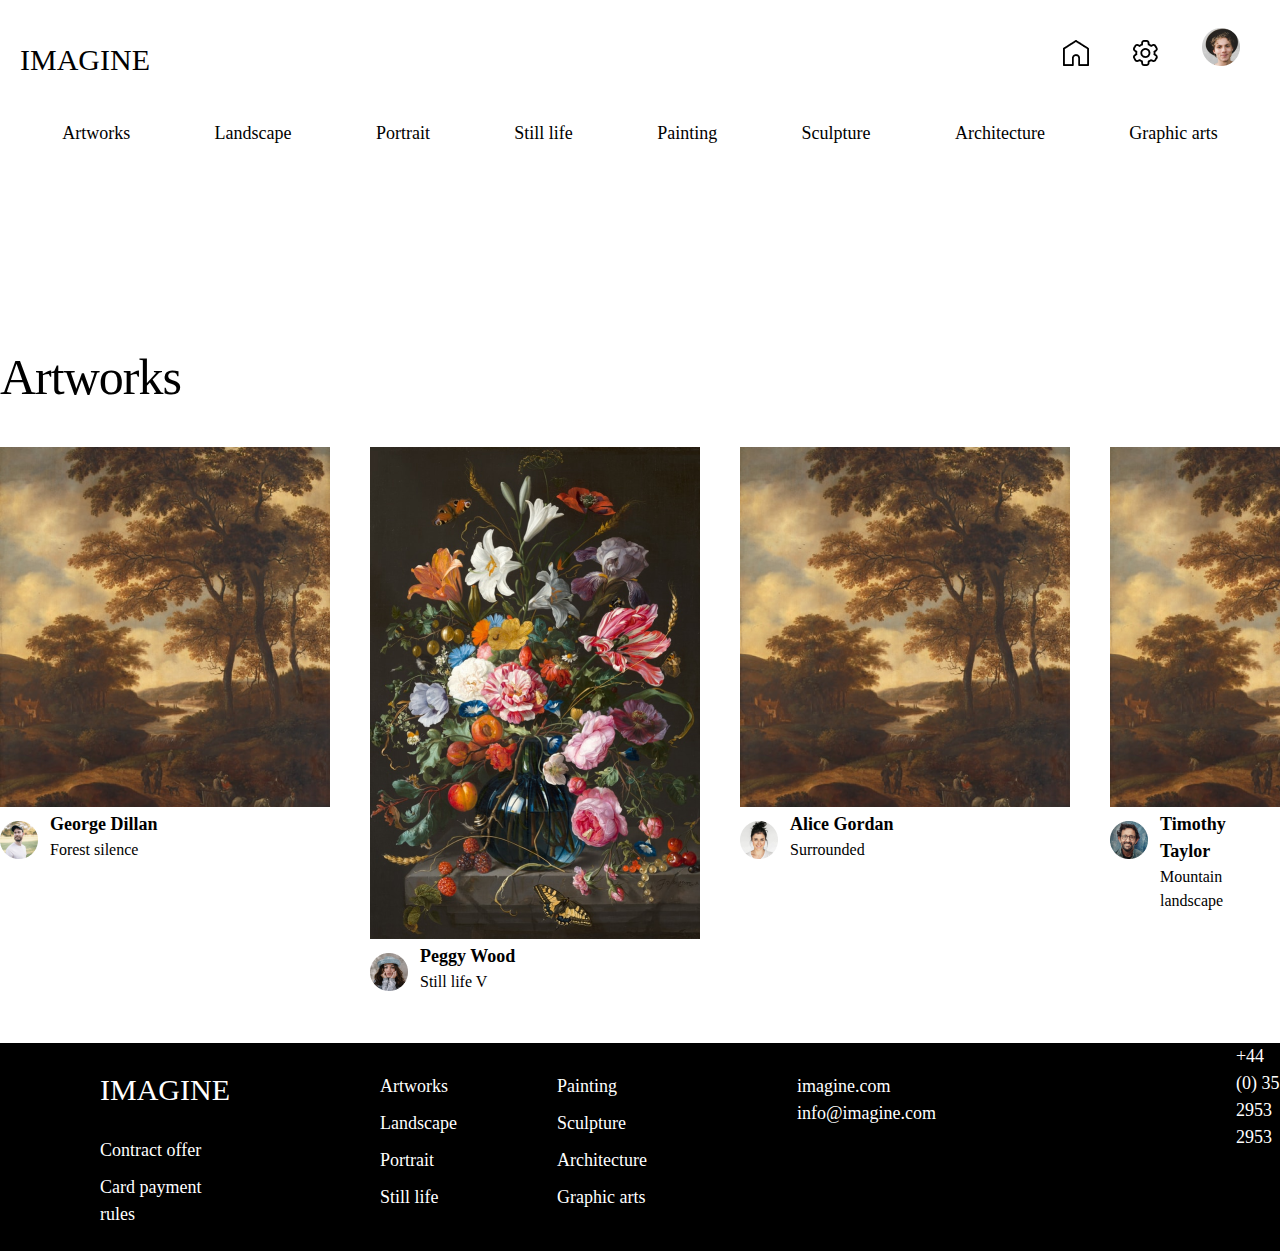
<file: index.html>
<!doctype html>
<html lang="en">
<head>
	<meta charset="UTF-8">
	<meta name="viewport"
	      content="width=device-width, user-scalable=no, initial-scale=1.0, maximum-scale=1.0, minimum-scale=1.0">
	<meta http-equiv="X-UA-Compatible" content="ie=edge">
	<link rel="stylesheet" href="css/style.css">
	<title>Document</title>
</head>
<body>
<div class="wrapper">
	<header>
		<section class="section">
			<div class="container">
				<div class="title">
					<div class="title_el">
						<div class="main-title">
							IMAGINE
						</div>
						<div class="title-icons">
							<img class="title_el-icons" src="img/Home%20Icon.png" alt="">
							<img class="title_el-icons" src="img/Settings%20Icon.png" alt="">
							<img class="title_el-icons" src="img/Userpic.png" alt="">

						</div>
					</div>
				</div>
				<div class="menu">
					<div class="menu_el">
						<div class="menu_el-inner">
							<ul class="menu_el-choice">
								<li class="menu_el-content">
									<a class="menu_el-architecture" href="">Artworks</a>
								</li>
								<li class="menu_el-content">
									<a class="menu_el-architecture" href="">Landscape</a>
								</li>
								<li class="menu_el-content">
									<a class="menu_el-architecture" href="">Portrait</a>
								</li>
								<li class="menu_el-content">
									<a class="menu_el-architecture" href="">Still life</a>
								</li>
								<li class="menu_el-content">
									<a class="menu_el-architecture" href="">Painting</a>
								</li>
								<li class="menu_el-content">
									<a class="menu_el-architecture" href="">Sculpture</a>
								</li>
								<li class="menu_el-content">
									<a class="menu_el-architecture" href="">Architecture</a>
								</li>
								<li class="menu_el-content">
									<a class="menu_el-architecture" href="">Graphic arts</a>
								</li>
							</ul>
						</div>
					</div>
				</div>
				<button class="btn burger">
					<span></span>
				</button>
			</div>
		</section>
	</header>
	<main class="main">
		<div class="title_body">
			<div class="title_body_el">
				<div class="title_body_content">Artworks</div>
			</div>
			<div class="body_content">
				<div class="body_el">
					<div class="body_el-inner">
						<div class="body_el-content">
							<img src="img/Artwork.png" alt="">
							<div class="body_el-profile">
								<img class="body_profile-photo" src="img/Artist.png" alt="">
								<div class="body_profile-content">
									<div class="body_profile-text">George Dillan</div>
									<div class="body_profile-text-mini">Forest silence</div>
								</div>
							</div>
						</div>
						<div class="body_el-content">
							<img src="img/Artwork%20(1).png" alt="">
							<div class="body_el-profile">
								<img class="body_profile-photo" src="img/Artist%20(1).png" alt="">
								<div class="body_profile-content">
									<div class="body_profile-text">Peggy Wood</div>
									<div class="body_profile-text-mini">Still life V</div>
								</div>
							</div>
						</div>
						<div class="body_el-content">
							<img src="img/Artwork.png" alt="">
							<div class="body_el-profile">
								<img class="body_profile-photo" src="img/Artist%20(2).png" alt="">
								<div class="body_profile-content">
									<div class="body_profile-text">Alice Gordan</div>
									<div class="body_profile-text-mini">Surrounded</div>
								</div>
							</div>
						</div>
						<div class="body_el-content">
							<img src="img/Artwork.png" alt="">
							<div class="body_el-profile">
								<img class="body_profile-photo" src="img/Artist%20(3).png" alt="">
								<div class="body_profile-content">
									<div class="body_profile-text">Timothy Taylor</div>
									<div class="body_profile-text-mini">Mountain landscape</div>
								</div>
							</div>
						</div>
					</div>
				</div>
			</div>
		</div>
	</main>
	<footer class="footer">
		<div class="footer_el">
			<div class="footer_content">
				<div class="footer_content_el">
					<div class="footer_title">
						IMAGINE
					</div>
					<div class="footer_content-text_one">
						Contract offer
					</div>
					<div class="footer_content-text_one">
						Card payment rules
					</div>
				</div>
				<div class="footer_content_el-text">
					<div class="footer_content-text">
						Artworks
					</div>
					<div class="footer_content-text">
						Landscape
					</div>
					<div class="footer_content-text">
						Portrait
					</div>
					<div class="footer_content-text">
						Still life
					</div>
				</div>
				<div class="footer_content_el-text">
					<div class="footer_content-text">
						Painting
					</div>
					<div class="footer_content-text">
						Sculpture
					</div>
					<div class="footer_content-text">
						Architecture
					</div>
					<div class="footer_content-text">
						Graphic arts
					</div>
				</div>
				<div class="footer_content-address">
					<div class="footer_content-address-el">
						imagine.com
					</div>
					<div class="footer_content-address-el">
						info@imagine.com
					</div>
				</div>
				<div class="footer_number">
					<div class="footer_number_el">
						+44 (0) 35 2953 2953
					</div>
				</div>
			</div>
		</div>
	</footer>
</div>
</body>
</html>
</file>
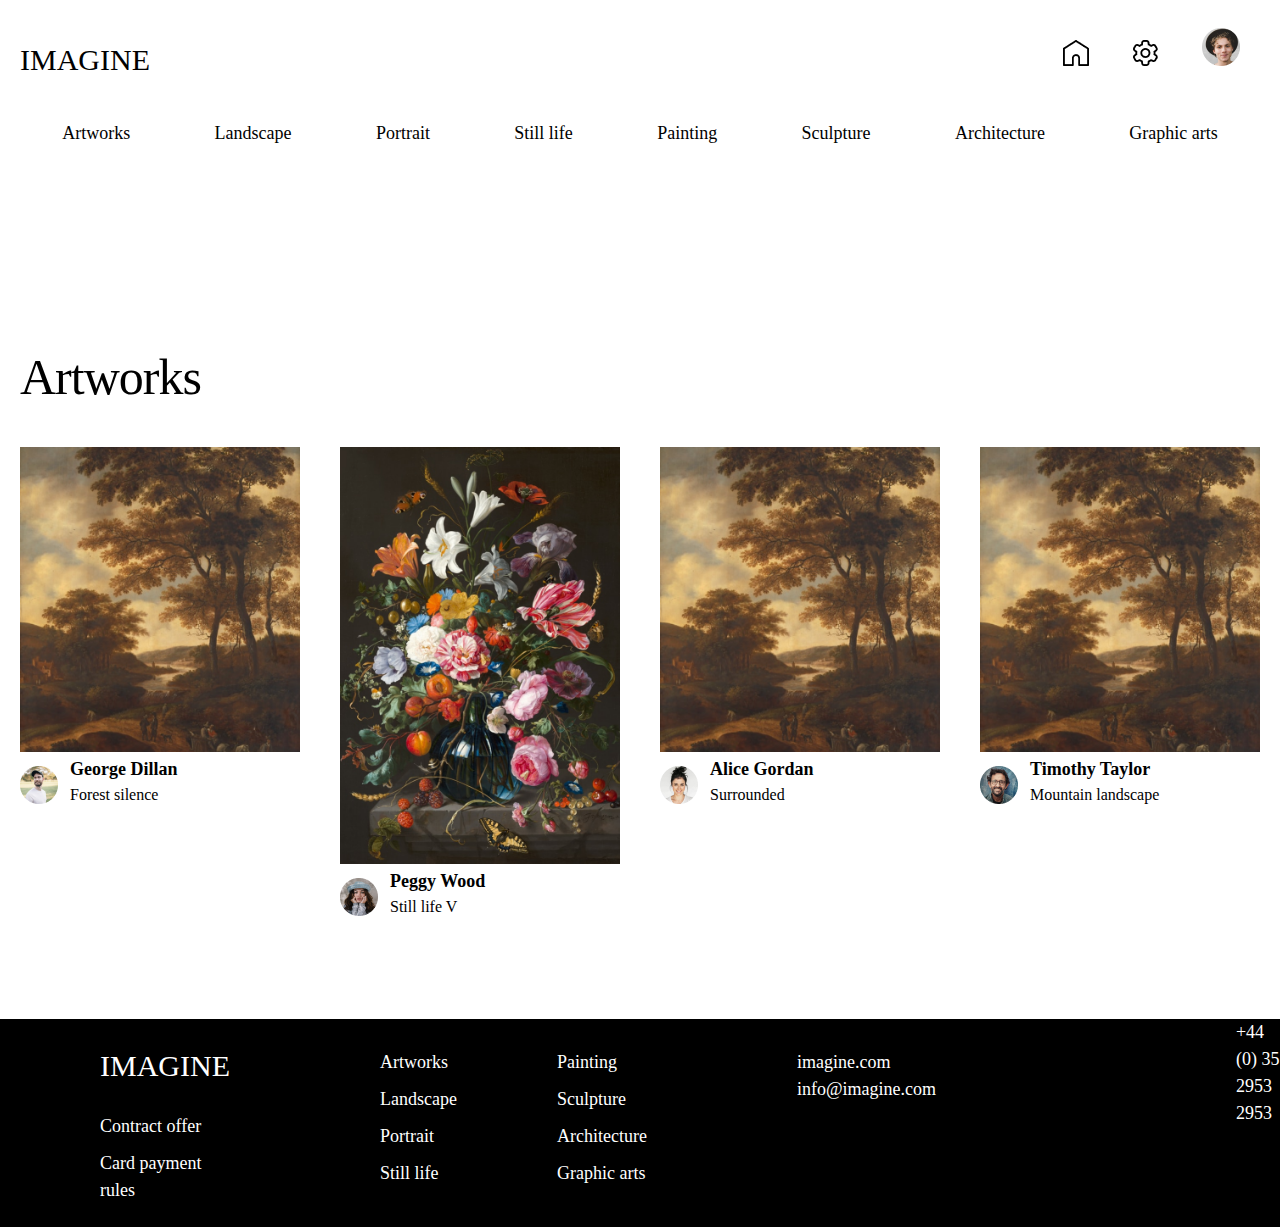
<file: task-1/index.html>
<!doctype html>
<html lang="en">
<head>
	<meta charset="UTF-8">
	<meta name="viewport"
	      content="width=device-width, user-scalable=no, initial-scale=1.0, maximum-scale=1.0, minimum-scale=1.0">
	<meta http-equiv="X-UA-Compatible" content="ie=edge">
	<link rel="stylesheet" href="css/style.css">
	<title>Document</title>
</head>
<body>
	<header>
		<section class="section">
			<div class="container">
				<div class="title">
					<div class="title_el">
						<div class="main-title">
							IMAGINE
						</div>
						<div class="title-icons">
							<img class="title_el-icons" src="img/Home%20Icon.png" alt="">
							<img class="title_el-icons" src="img/Settings%20Icon.png" alt="">
							<img class="title_el-icons" src="img/Userpic.png" alt="">

						</div>
					</div>
				</div>
				<div class="menu">
					<div class="menu_el">
						<div class="menu_el-inner">
							<ul class="menu_el-choice">
								<li class="menu_el-content">
									<a class="menu_el-architecture" href="">Artworks</a>
								</li>
								<li class="menu_el-content">
									<a class="menu_el-architecture" href="">Landscape</a>
								</li>
								<li class="menu_el-content">
									<a class="menu_el-architecture" href="">Portrait</a>
								</li>
								<li class="menu_el-content">
									<a class="menu_el-architecture" href="">Still life</a>
								</li>
								<li class="menu_el-content">
									<a class="menu_el-architecture" href="">Painting</a>
								</li>
								<li class="menu_el-content">
									<a class="menu_el-architecture" href="">Sculpture</a>
								</li>
								<li class="menu_el-content">
									<a class="menu_el-architecture" href="">Architecture</a>
								</li>
								<li class="menu_el-content">
									<a class="menu_el-architecture" href="">Graphic arts</a>
								</li>
							</ul>
						</div>
					</div>
				</div>
				<button class="btn burger">
					<span></span>
				</button>
			</div>
		</section>
	</header>
	<main class="main">
		<div class="container">
			<div class="title_body_el">
				<div class="title_body_content">Artworks</div>
			</div>
			<div class="body_content">
					<div class="body__grid">
						<div class="body__el-content">
							<div class="body__el-visual">
								<img  class="body__el-img" src="img/Artwork.png" alt="">
							</div>

							<div class="body__el-profile">
								<img class="body_profile-photo" src="img/Artist.png" alt="">
								<div class="body_profile-content">
									<div class="body_profile-text">George Dillan</div>
									<div class="body_profile-text-mini">Forest silence</div>
								</div>
							</div>
						</div>
						<div class="body__el-content">
							<div class="body__el-visual">
								<img  class="body__el-img" src="img/Artwork%20(1).png" alt="">
							</div>
							<div class="body__el-profile">
								<img class="body_profile-photo" src="img/Artist%20(1).png" alt="">
								<div class="body_profile-content">
									<div class="body_profile-text">Peggy Wood</div>
									<div class="body_profile-text-mini">Still life V</div>
								</div>
							</div>
						</div>
						<div class="body__el-content">
							<div class="body__el-visual">
								<img  class=body__el-img" src="img/Artwork.png" alt="">
							</div>
							<div class="body__el-profile">
								<img class="body_profile-photo" src="img/Artist%20(2).png" alt="">
								<div class="body_profile-content">
									<div class="body_profile-text">Alice Gordan</div>
									<div class="body_profile-text-mini">Surrounded</div>
								</div>
							</div>
						</div>
						<div class="body__el-content">
							<div class="body__el-visual">
								<img class="body__el-img" src="img/Artwork.png" alt="">
							</div>

							<div class="body__el-profile">
								<img class="body_profile-photo" src="img/Artist%20(3).png" alt="">
								<div class="body_profile-content">
									<div class="body_profile-text">Timothy Taylor</div>
									<div class="body_profile-text-mini">Mountain landscape</div>
								</div>
							</div>
						</div>
					</div>
				</div>
		</div>
	</main>
	<footer class="footer">
		<div class="footer_el">
			<div class="footer_content">
				<div class="footer_content_el">
					<div class="footer_title">
						IMAGINE
					</div>
					<div class="footer_content-text_one">
						Contract offer
					</div>
					<div class="footer_content-text_one">
						Card payment rules
					</div>
				</div>
				<div class="footer_content_el-text">
					<div class="footer_content-text">
						Artworks
					</div>
					<div class="footer_content-text">
						Landscape
					</div>
					<div class="footer_content-text">
						Portrait
					</div>
					<div class="footer_content-text">
						Still life
					</div>
				</div>
				<div class="footer_content_el-text">
					<div class="footer_content-text">
						Painting
					</div>
					<div class="footer_content-text">
						Sculpture
					</div>
					<div class="footer_content-text">
						Architecture
					</div>
					<div class="footer_content-text">
						Graphic arts
					</div>
				</div>
				<div class="footer_content-address">
					<div class="footer_content-address-el">
						imagine.com
					</div>
					<div class="footer_content-address-el">
						info@imagine.com
					</div>
				</div>
				<div class="footer_number">
					<div class="footer_number_el">
						+44 (0) 35 2953 2953
					</div>
				</div>
			</div>
		</div>
	</footer>
</body>
</html>
</file>
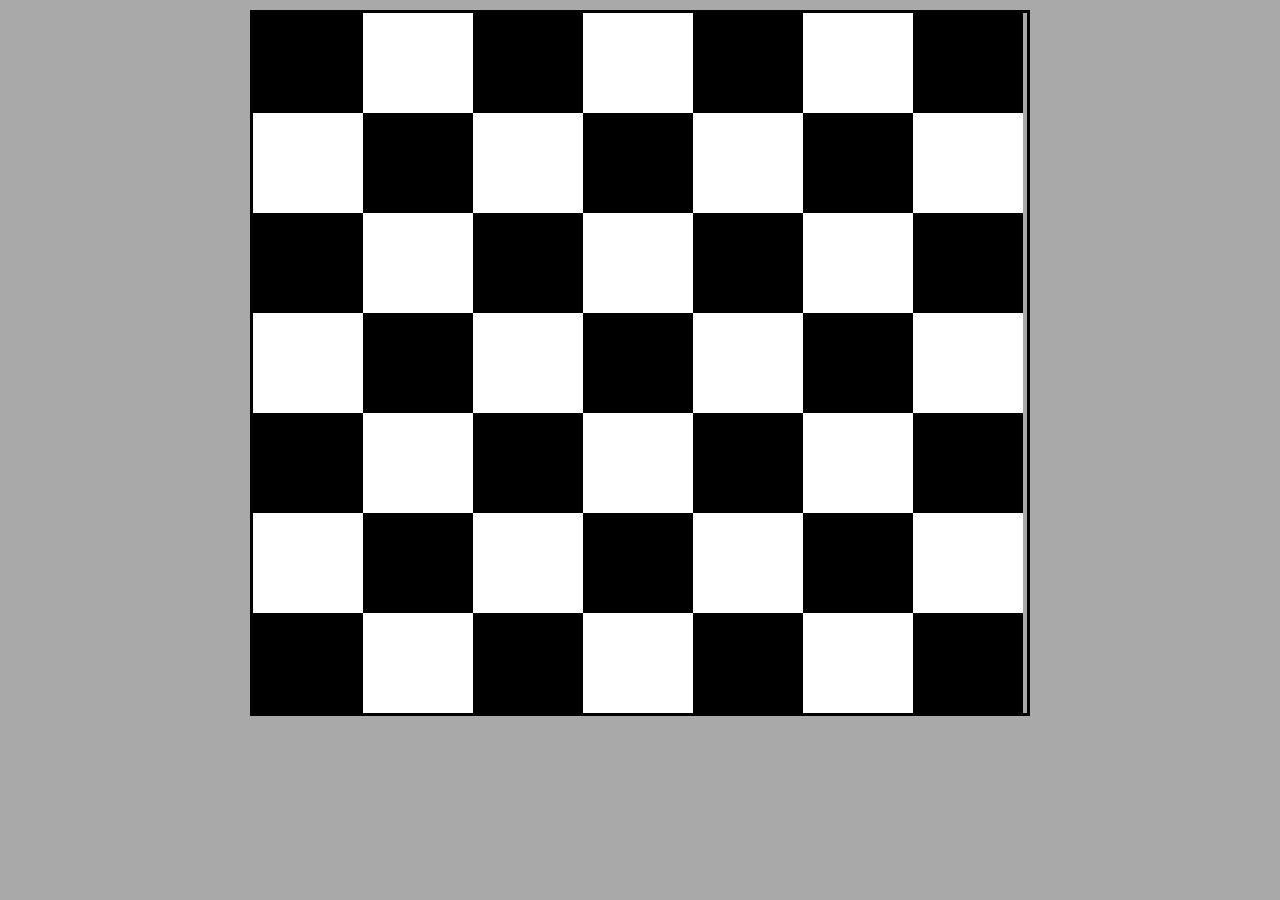
<file: task-2/index.html>
<!doctype html>
<html lang="ru">
<head>
	<meta charset="UTF-8">
	<meta name="viewport"
	      content="width=device-width, user-scalable=no, initial-scale=1.0, maximum-scale=1.0, minimum-scale=1.0">
	<meta http-equiv="X-UA-Compatible" content="ie=edge">
	<link rel="stylesheet" href="css/style.css">
	<title>Document</title>
</head>
<body>
<div class="container">
	<section>
		<div class="task">
			<div class="task_part_two">
				<div class="inner">
					<div class="task_inner"></div>
					<div class="task_inner"></div>
					<div class="task_inner"></div>
					<div class="task_inner"></div>
					<div class="task_inner"></div>
					<div class="task_inner"></div>
					<div class="task_inner"></div>
					<div class="task_inner"></div>
					<div class="task_inner"></div>
					<div class="task_inner"></div>
					<div class="task_inner"></div>
					<div class="task_inner"></div>
					<div class="task_inner"></div>
					<div class="task_inner"></div>
					<div class="task_inner"></div>
					<div class="task_inner"></div>
					<div class="task_inner"></div>
					<div class="task_inner"></div>
					<div class="task_inner"></div>
					<div class="task_inner"></div>
					<div class="task_inner"></div>
					<div class="task_inner"></div>
					<div class="task_inner"></div>
					<div class="task_inner"></div>
					<div class="task_inner"></div>
					<div class="task_inner"></div>
					<div class="task_inner"></div>
					<div class="task_inner"></div>
					<div class="task_inner"></div>
					<div class="task_inner"></div>
					<div class="task_inner"></div>
					<div class="task_inner"></div>
					<div class="task_inner"></div>
					<div class="task_inner"></div>
					<div class="task_inner"></div>
					<div class="task_inner"></div>
					<div class="task_inner"></div>
					<div class="task_inner"></div>
					<div class="task_inner"></div>
					<div class="task_inner"></div>
					<div class="task_inner"></div>
					<div class="task_inner"></div>
					<div class="task_inner"></div>
					<div class="task_inner"></div>
					<div class="task_inner"></div>
					<div class="task_inner"></div>
					<div class="task_inner"></div>
					<div class="task_inner"></div>
					<div class="task_inner"></div>
				</div>
			</div>
		</div>
	</section>
</div>
</body>
</html>
</file>
<file: css/style.css>
* {
	margin: 0;
	padding: 0;
}

body {
	max-width: 1440px;
	margin: 0 auto;
	height: 100%;
	display: flex;
	flex-direction: column;
	height: 100%;
}

.wrapper {
	min-height: 100%;
	display: flex;
	flex-direction: column;
}

.main {
	flex: 1 1 auto;
	margin: 100px 0;
}

.container {
	padding: 0 20px;
}
.title_el {
	display: flex;
	justify-content: space-between;
}

.main-title {
	padding: 43px 0;
	font-size: 30px;
	font-weight: 500;
	font-family: 'Georgia' ,Serif;
}

.title_el-icons {
	padding: 28px 20px;
	position: relative;
}

.menu_el-choice {
	list-style-type: none;
	display: flex;
	justify-content: space-around;
}

.menu_el-architecture {
	text-decoration: none;
	color: #000000;
	font-family: 'Roboto';
	font-style: normal;
	font-weight: 400;
	font-size: 18px;
	line-height: 150%;
}

.title_body_el {
	position: relative;
	display: flex;
	padding-bottom: 200px;
}

.title_body_content {
	font-family: 'Roboto';
	font-style: normal;
	font-weight: 400;
	font-size: 50px;
	line-height: 120%;
	letter-spacing: -0.02em;
	color: #000000;
	position: absolute;
	padding-top: 100px;
}

.title_body {
	position: relative;
	flex-grow: 1;
}

.body_el-inner {
	display: flex;
	justify-content: space-between;
	margin: -20px;
}

.body_el-content {
	width: 25%;
	padding: 20px   ;
}

.body_profile-photo {
	position: absolute;
	padding: 10px 0;
}

.body_profile-content {
	position: absolute;
	padding: 0 50px;
}

.body_profile-text {
	font-family: 'Roboto';
	font-style: normal;
	font-weight: 600;
	font-size: 18px;
	line-height: 150%;
	color: #000000;
}

.body_profile-text-mini {
	font-family: 'Roboto';
	font-style: normal;
	font-weight: 400;
	font-size: 16px;
	line-height: 150%;
	color: #000000;
}

.footer {
	background: #000000;
	color: #ffffff;
	width: 100%;
}

.footer_title {
	font-size: 30px;
	padding: 30px 100px;
}

.footer_content {
	display: flex;
}

.footer_content-text_one {
	padding: 0 100px 10px 100px;
	font-family: 'Roboto';
	font-style: normal;
	font-weight: 400;
	font-size: 18px;
	line-height: 150%;
}

.footer_content-text {
	padding-bottom: 10px;
}

.footer_content_el-text {
	padding: 30px 50px;
	font-family: 'Roboto';
	font-style: normal;
	font-weight: 400;
	font-size: 18px;
	line-height: 150%;
}

.footer_content-address {
	padding: 30px 100px 30px 100px;
	font-family: 'Roboto';
	font-style: normal;
	font-weight: 400;
	font-size: 18px;
	line-height: 150%;
}

.footer_number {
	padding-left: 200px;
	font-family: 'Roboto';
	font-style: normal;
	font-weight: 400;
	font-size: 18px;
	line-height: 150%;
}

.burger {
	display: none;
}

.burger {
	background: none;
	border: none;
	position: relative;
	width: 50px;
	height: 50px;
	padding: 10px;
	margin-left: auto;
}

@media (max-width: 1023px) {
	.menu {
		display: none;
	}

	.burger {
		display: block;
	}
}

.burger:after,
.burger:before {
	content: '';
}

.burger:after,
.burger:before,
.burger span {
	width: 100%;
	height: 3px;
	background: #000;
	top: 0;
	display: block;
	position: absolute;
}

.burger:after {
	top: 100%;
}

.burger span {
	top: 50%;
	transform: translateY(-50%);
}

@media (max-width: 1440px) {

	.body_el-inner {
		margin: -20px;
	}

	.body_el-content {
		width: 25%;
		padding: 20px;
	}
}

@media (max-width: 1223px) {
	.body_el-inner {
		margin: -20px;
	}

	.body_el-content {
		width: 50%;
		padding: 10px;
	}
}
</file>
<file: task-1/css/style.css>
:root {
	--color-black: #000000;
}
/*
1. Вынести цвета в переменные и медиа выражения тоже
2. Проставить медиа выражения согласно стандартам
3. Добавить пунктам меню паддинг
4. Придумать hover и состояние active для элементов
5. Добавить ссылки для карточек
6. Доработать название классов body__
*/
* {
	margin: 0;
	padding: 0;
	box-sizing: border-box;
}

img {
	max-width: 100%;
}

body {
	height: 100%;
	display: flex;
	flex-direction: column;
	min-height: 100vh;
}

.container {
	max-width: 1440px;
	margin: 0 auto;
	padding: 0 20px;
}

.main {
	flex: 1 1 auto;
	margin: 100px 0;
}

.container {
	padding: 0 20px;
}
.title_el {
	display: flex;
	justify-content: space-between;
}

.main-title {
	padding: 43px 0;
	font-size: 30px;
	font-weight: 500;
	font-family: 'Georgia' ,Serif;
}

.title_el-icons {
	padding: 28px 20px;
	position: relative;
}

.menu_el-choice {
	list-style-type: none;
	display: flex;
	justify-content: space-around;
}

.menu_el-architecture {
	text-decoration: none;
	color: #000000;
	font-family: 'Roboto';
	font-style: normal;
	font-weight: 400;
	font-size: 18px;
	line-height: 150%;
}

.title_body_el {
	position: relative;
	display: flex;
	padding-bottom: 200px;
}

.title_body_content {
	font-family: 'Roboto';
	font-style: normal;
	font-weight: 400;
	font-size: 50px;
	line-height: 120%;
	letter-spacing: -0.02em;
	color: #000000;
	position: absolute;
	padding-top: 100px;
}

.title_body {
	position: relative;
	flex-grow: 1;
}

.body__grid {
	display: flex;
	justify-content: space-between;
	flex-wrap: wrap;
	margin: -20px;
}

.body__el-content {
	width: 25%;
	padding: 20px;
}

.body__el-img {
	width: 100%;
}

.body_profile-photo {
	position: absolute;
	padding: 10px 0;
}

.body_profile-content {
	padding: 0 50px;
}

.body_profile-text {
	font-family: 'Roboto';
	font-style: normal;
	font-weight: 600;
	font-size: 18px;
	line-height: 150%;
	color: #000000;
}

.body_profile-text-mini {
	font-family: 'Roboto';
	font-style: normal;
	font-weight: 400;
	font-size: 16px;
	line-height: 150%;
	color: #000000;
}

.footer {
	background: #000000;
	color: #ffffff;
	width: 100%;
}

.footer_title {
	font-size: 30px;
	padding: 30px 100px;
}

.footer_content {
	display: flex;
}

.footer_content-text_one {
	padding: 0 100px 10px 100px;
	font-family: 'Roboto';
	font-style: normal;
	font-weight: 400;
	font-size: 18px;
	line-height: 150%;
}

.footer_content-text {
	padding-bottom: 10px;
}

.footer_content_el-text {
	padding: 30px 50px;
	font-family: 'Roboto';
	font-style: normal;
	font-weight: 400;
	font-size: 18px;
	line-height: 150%;
}

.footer_content-address {
	padding: 30px 100px 30px 100px;
	font-family: 'Roboto';
	font-style: normal;
	font-weight: 400;
	font-size: 18px;
	line-height: 150%;
}

.footer_number {
	padding-left: 200px;
	font-family: 'Roboto';
	font-style: normal;
	font-weight: 400;
	font-size: 18px;
	line-height: 150%;
}

.burger {
	display: none;
}

.burger {
	background: none;
	border: none;
	position: relative;
	width: 50px;
	height: 50px;
	padding: 10px;
	margin-left: auto;
}

@media (max-width: 1023px) {
	.menu {
		display: none;
	}

	.burger {
		display: block;
	}
}

.burger:after,
.burger:before {
	content: '';
}

.burger:after,
.burger:before,
.burger span {
	width: 100%;
	height: 3px;
	background: #000;
	top: 0;
	display: block;
	position: absolute;
}

.burger:after {
	top: 100%;
}

.burger span {
	top: 50%;
	transform: translateY(-50%);
}

@media (max-width: 1023px) {
	.body__el-inner {
		margin: -10px;
	}
	.body__el-content {
		width: 50%;
		padding: 10px;
	}
}

@media (max-width: 767px) {
	.body__el-content {
		width: 100%;
	}
}
</file>
<file: task-2/css/style.css>
* {
    margin: 0;
    padding: 0;
    box-sizing: border-box;
}


body {
    width: 100%;
    height: 100%;
    background: darkgray;
}

.container {
   max-width: 800px;
    margin: 0 auto;
    padding: 10px;
}

.task_part_two {
    display: flex;
    flex-direction: column;
}

.inner {
    display: flex;
    flex-wrap: wrap;
    border: 3px solid black;
}

.task_inner {
    width: 110px;
    height: 100px;
    background: black;
}

.task_inner:nth-child(2n) {
    background: white;
}
</file>
